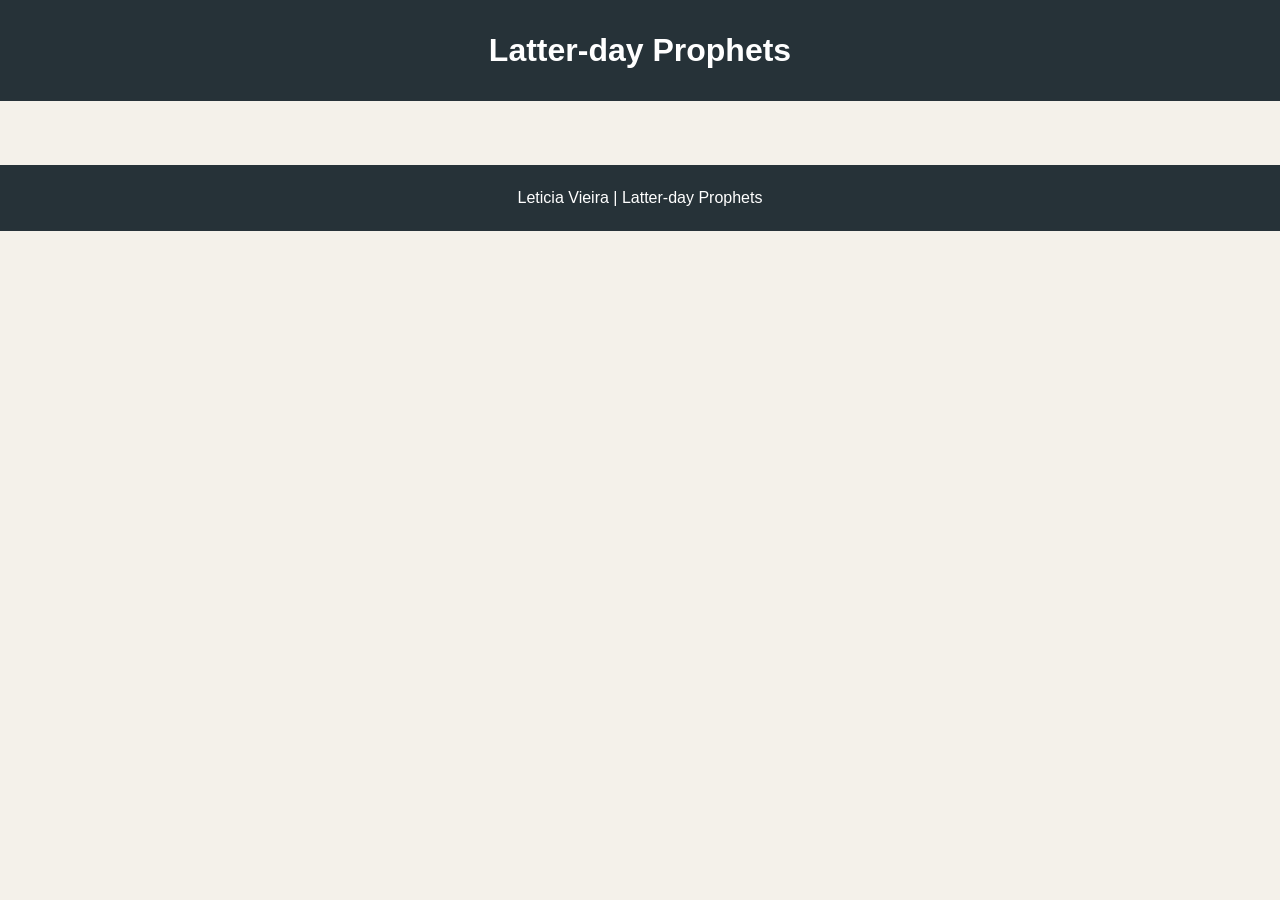
<file: prophets.html>
<!DOCTYPE html>
<html lang="en">

<head>
    <meta charset="UTF-8">
    <meta name="viewport" content="width=device-width, initial-scale=1.0">
    <meta name="description"
        content="A page displaying the latter-day prophets of The Church of Jesus Christ of Latter-day Saints.">
    <meta name="author" content="Leticia Vieira">
    <title>Latter-day Prophets</title>

    <link rel="stylesheet" href="styles/prophets.css">
    <script src="scripts/prophets.js" defer></script>
</head>

<body>
    <header>
        <h1>Latter-day Prophets</h1>
    </header>

    <main>
        <div id="cards"></div>
    </main>

    <footer>
        Leticia Vieira | Latter-day Prophets
    </footer>
</body>

</html>
</file>
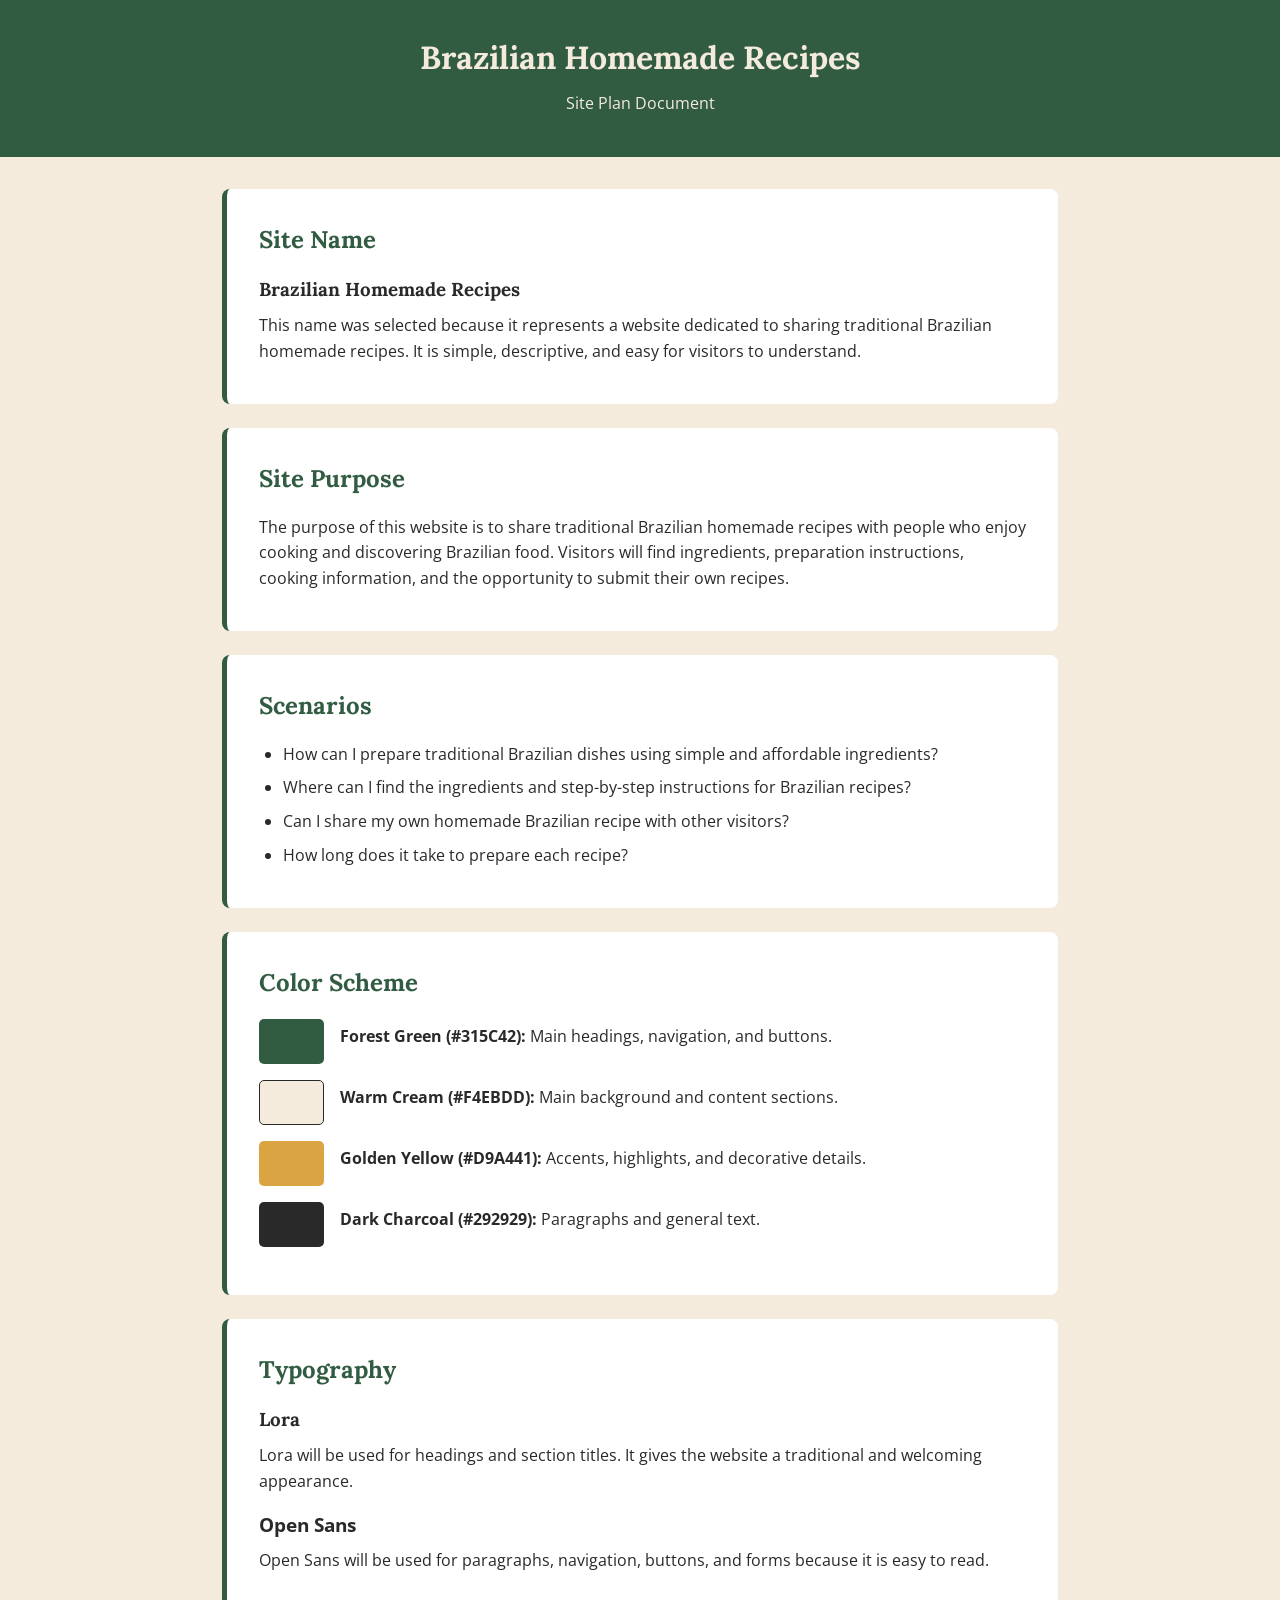
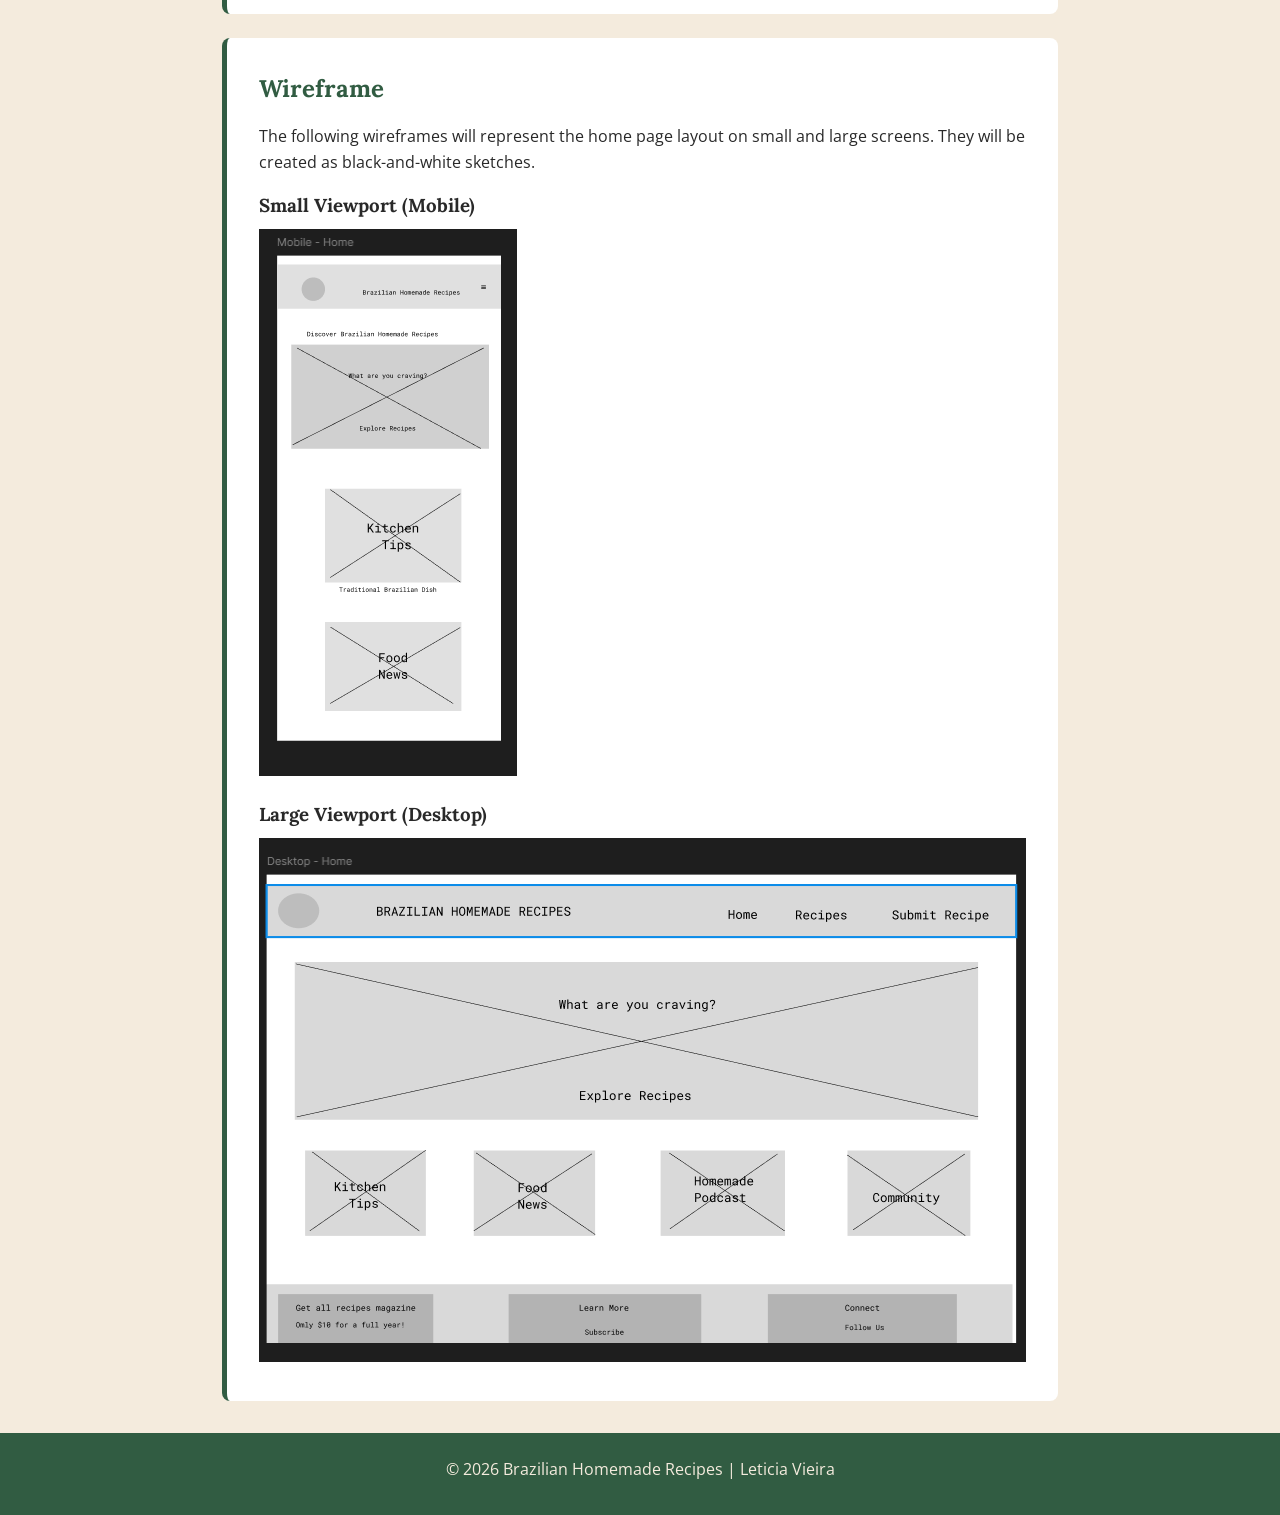
<file: finalproject/siteplan.html>
<!DOCTYPE html>
<html lang="en">

<head>
    <meta charset="UTF-8">
    <meta name="viewport" content="width=device-width, initial-scale=1.0">

    <meta name="description"
        content="Site plan for Brazilian Homemade Recipes, a website sharing traditional Brazilian homemade recipes.">
    <meta name="author" content="Leticia Vieira">

    <title>Site Plan | Brazilian Homemade Recipes</title>

    <link rel="preconnect" href="https://fonts.googleapis.com">
    <link rel="preconnect" href="https://fonts.gstatic.com" crossorigin>
    <link
        href="https://fonts.googleapis.com/css2?family=Lora:wght@400;600;700&family=Open+Sans:wght@400;500;600;700&display=swap"
        rel="stylesheet">

    <link rel="stylesheet" href="styles/siteplan.css">
</head>

<body>
    <header>
        <h1>Brazilian Homemade Recipes</h1>
        <p>Site Plan Document</p>
    </header>

    <main>
        <section>
            <h2>Site Name</h2>
            <h3>Brazilian Homemade Recipes</h3>
            <p>
                This name was selected because it represents a website
                dedicated to sharing traditional Brazilian homemade recipes.
                It is simple, descriptive, and easy for visitors to understand.
            </p>
        </section>

        <section>
            <h2>Site Purpose</h2>
            <p>
                The purpose of this website is to share traditional Brazilian
                homemade recipes with people who enjoy cooking and discovering
                Brazilian food. Visitors will find ingredients, preparation
                instructions, cooking information, and the opportunity to
                submit their own recipes.
            </p>
        </section>

        <section>
            <h2>Scenarios</h2>
            <ul>
                <li>How can I prepare traditional Brazilian dishes using
                    simple and affordable ingredients?</li>
                <li>Where can I find the ingredients and step-by-step
                    instructions for Brazilian recipes?</li>
                <li>Can I share my own homemade Brazilian recipe with
                    other visitors?</li>
                <li>How long does it take to prepare each recipe?</li>
            </ul>
        </section>

        <section>
            <h2>Color Scheme</h2>

            <div class="color-item">
                <div class="color-box forest"></div>
                <p><strong>Forest Green (#315C42):</strong>
                    Main headings, navigation, and buttons.</p>
            </div>

            <div class="color-item">
                <div class="color-box cream"></div>
                <p><strong>Warm Cream (#F4EBDD):</strong>
                    Main background and content sections.</p>
            </div>

            <div class="color-item">
                <div class="color-box gold"></div>
                <p><strong>Golden Yellow (#D9A441):</strong>
                    Accents, highlights, and decorative details.</p>
            </div>

            <div class="color-item">
                <div class="color-box charcoal"></div>
                <p><strong>Dark Charcoal (#292929):</strong>
                    Paragraphs and general text.</p>
            </div>
        </section>

        <section>
            <h2>Typography</h2>

            <h3 class="lora-example">Lora</h3>
            <p>
                Lora will be used for headings and section titles.
                It gives the website a traditional and welcoming appearance.
            </p>

            <h3 class="opensans-example">Open Sans</h3>
            <p>
                Open Sans will be used for paragraphs, navigation,
                buttons, and forms because it is easy to read.
            </p>
        </section>

        <section>
            <h2>Wireframe</h2>
            <p>
                The following wireframes will represent the home page layout
                on small and large screens. They will be created as
                black-and-white sketches.
            </p>

            <h3>Small Viewport (Mobile)</h3>
            <img src="images/wireframe-mobile.png" alt="Hand-drawn mobile homepage wireframe">
            
            <h3>Large Viewport (Desktop)</h3>
            <img src="images/wireframe-desktop.png" alt="Hand-drawn desktop homepage wireframe">
        </section>
    </main>

    <footer>
        <p>&copy; 2026 Brazilian Homemade Recipes | Leticia Vieira</p>
    </footer>
</body>

</html>
</file>
<file: styles/prophets.css>
* {
    box-sizing: border-box;
}

body {
    margin: 0;
    font-family: Arial, sans-serif;
    background-color: #f4f1ea;
    color: #333;
}

header {
    background-color: #263238;
    color: white;
    text-align: center;
    padding: 2rem 1rem;
}

header h1 {
    margin: 0;
}

main {
    max-width: 1200px;
    margin: 2rem auto;
    padding: 0 1rem;
}

#cards {
    display: grid;
    grid-template-columns: repeat(auto-fit, minmax(280px, 1fr));
    gap: 1.5rem;
}

section {
    background-color: white;
    padding: 1rem;
    text-align: center;
    border-radius: 10px;
    box-shadow: 0 3px 10px rgba(0, 0, 0, 0.15);
}

section h2 {
    margin-top: 0;
    color: #263238;
}

section img {
    width: 100%;
    max-width: 340px;
    height: auto;
    display: block;
    margin: 0 auto 1rem;
}

section p {
    margin: 0.5rem 0;
}

footer {
    background-color: #263238;
    color: white;
    text-align: center;
    padding: 1.5rem;
    margin-top: 2rem;
}
</file>
<file: finalproject/styles/siteplan.css>
* {
    margin: 0;
    padding: 0;
    box-sizing: border-box;
}

body {
    font-family: "Open Sans", sans-serif;
    background-color: #F4EBDD;
    color: #292929;
    line-height: 1.6;
}

header {
    background-color: #315C42;
    color: #F4EBDD;
    text-align: center;
    padding: 2rem 1rem;
}

h1,
h2,
h3 {
    font-family: "Lora", serif;
}

header h1 {
    margin-bottom: 0.5rem;
}

main {
    max-width: 900px;
    margin: 2rem auto;
    padding: 0 1rem;
}

section {
    background-color: white;
    padding: 1.5rem;
    margin-bottom: 1.5rem;
    border-radius: 8px;
    border-left: 5px solid #315C42;
}

h2 {
    color: #315C42;
    margin-bottom: 1rem;
}

h3 {
    margin: 1rem 0 0.5rem;
}

p,
li {
    margin-bottom: 0.5rem;
}

ul {
    padding-left: 1.5rem;
}

.color-item {
    display: flex;
    align-items: center;
    gap: 1rem;
    margin: 1rem 0;
}

.color-box {
    width: 65px;
    height: 45px;
    flex-shrink: 0;
    border-radius: 5px;
}

.forest {
    background-color: #315C42;
}

.cream {
    background-color: #F4EBDD;
    border: 1px solid #292929;
}

.gold {
    background-color: #D9A441;
}

.charcoal {
    background-color: #292929;
}

.lora-example {
    font-family: "Lora", serif;
}

.opensans-example {
    font-family: "Open Sans", sans-serif;
}

.wireframe-placeholder {
    min-height: 150px;
    border: 2px dashed #315C42;
    display: flex;
    align-items: center;
    justify-content: center;
    text-align: center;
    padding: 1rem;
    margin: 1rem 0;
}

footer {
    background-color: #315C42;
    color: #F4EBDD;
    text-align: center;
    padding: 1.5rem;
}

@media screen and (min-width: 700px) {
    main {
        padding: 0 2rem;
    }

    section {
        padding: 2rem;
    }
}
</file>
